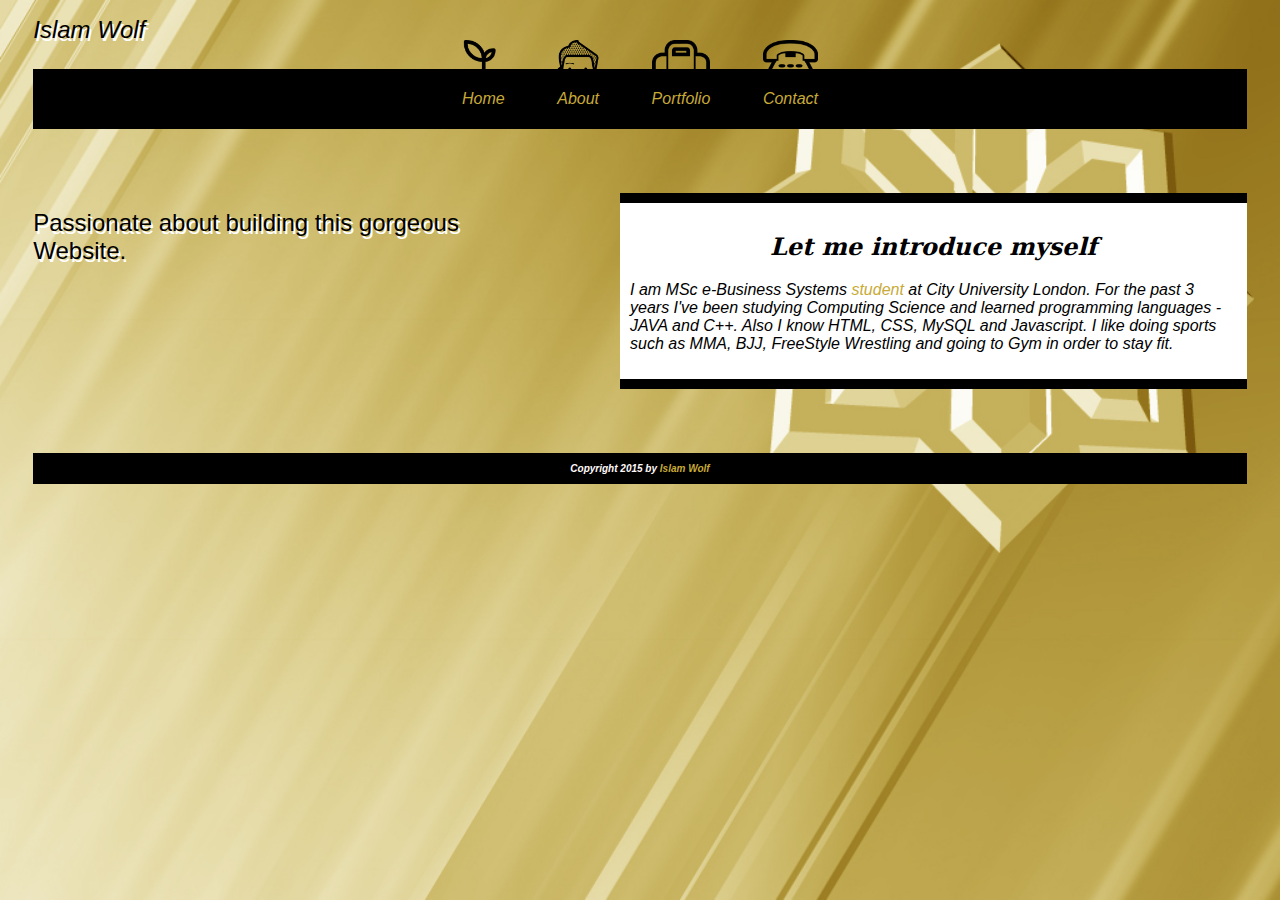
<file: index.html>
<!doctype html>
<html>

<head>
    <meta charset="UTF-8">
    <title>Islam Wolf - my portfolio</title>

    <link href="Styles.css" rel="stylesheet" type="text/css">
</head>

<body>
    <header>
        <h1><em>Islam Wolf</em></h1>
    </header>

    <nav>
        <p><a href="index.html" class="navHome">Home</a> <a href="about.html" class="navAbout">About</a> <a href="portfolio.html" class="navPort">Portfolio</a> <a href="contact.html" class="navContact">Contact</a>
        </p>
    </nav>

    <section class="selectionLeft">
        <h1>Passionate about building this gorgeous Website. </h1>
    </section>

    <section class="sectionRight">
        <h2>Let me introduce myself</h2>
        <p>I am MSc e-Business Systems <a href="about.html">student</a> at City University London.
          For the past 3 years I've been studying Computing Science and learned programming languages - JAVA and C++.
          Also I know HTML, CSS, MySQL and Javascript.
          I like doing sports such as MMA, BJJ, FreeStyle Wrestling and going to Gym in order to stay fit. </p>
    </section>

    <footer>Copyright 2015 by <a href="index.html">Islam Wolf</a>
    </footer>

</body>

</html>
</file>
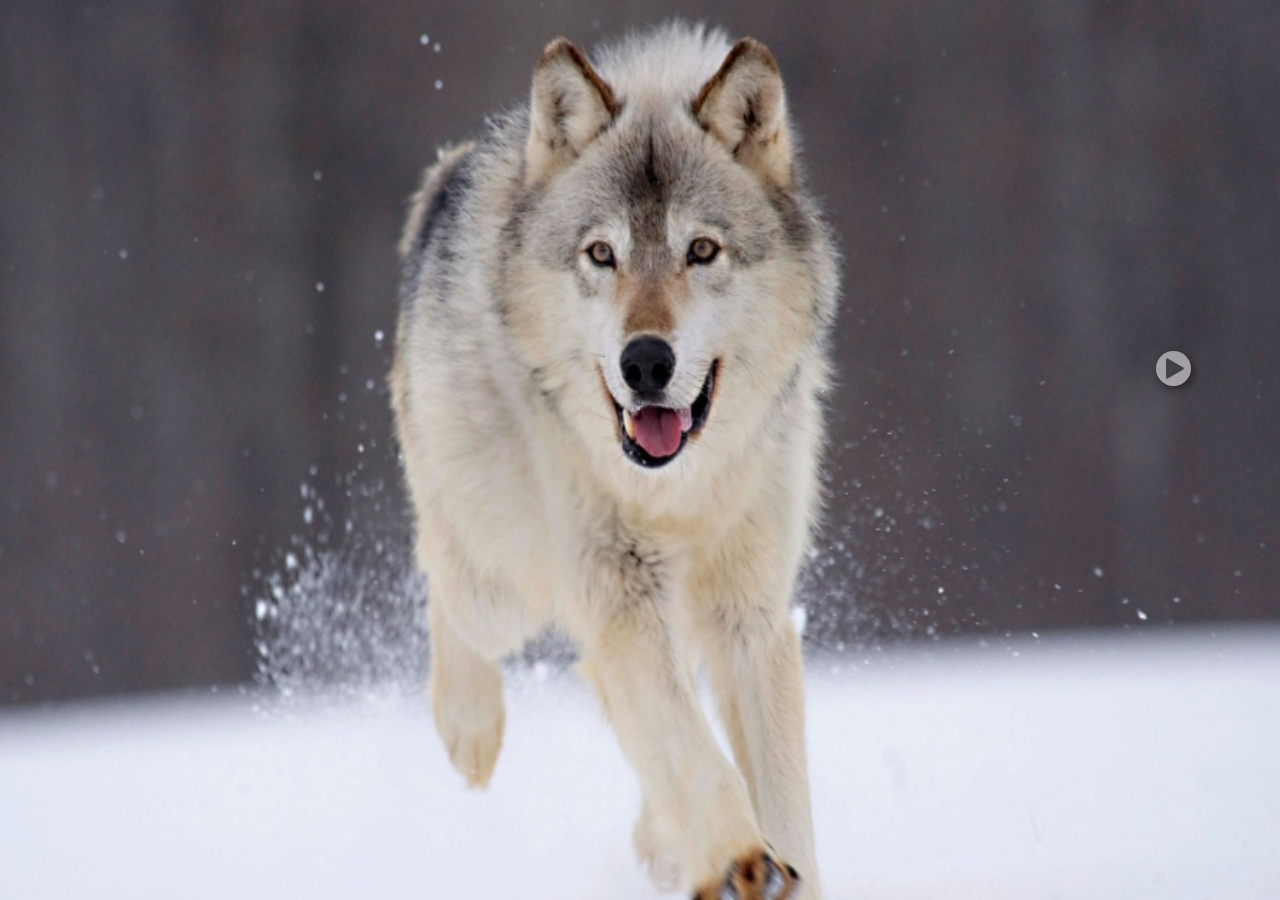
<file: edgeanimate_assets/index/Assets/index.html>
<!DOCTYPE html>
<html style="height:100%;">
<head>
	<meta http-equiv="Content-Type" content="text/html; charset=utf-8"/>
	<meta http-equiv="X-UA-Compatible" content="IE=Edge"/>
	<title>Untitled</title>
<!--Adobe Edge Runtime-->
    <meta http-equiv="X-UA-Compatible" content="IE=Edge">
    <script type="text/javascript" charset="utf-8" src="index_edgePreload.js"></script>
    <style>
        .edgeLoad-EDGE-1396734290 { visibility:hidden; }
    </style>
<!--Adobe Edge Runtime End-->

</head>
<body style="margin:0;padding:0;height:100%;">
	<div id="Stage" class="EDGE-1396734290">
	</div>
</body>
</html>
</file>
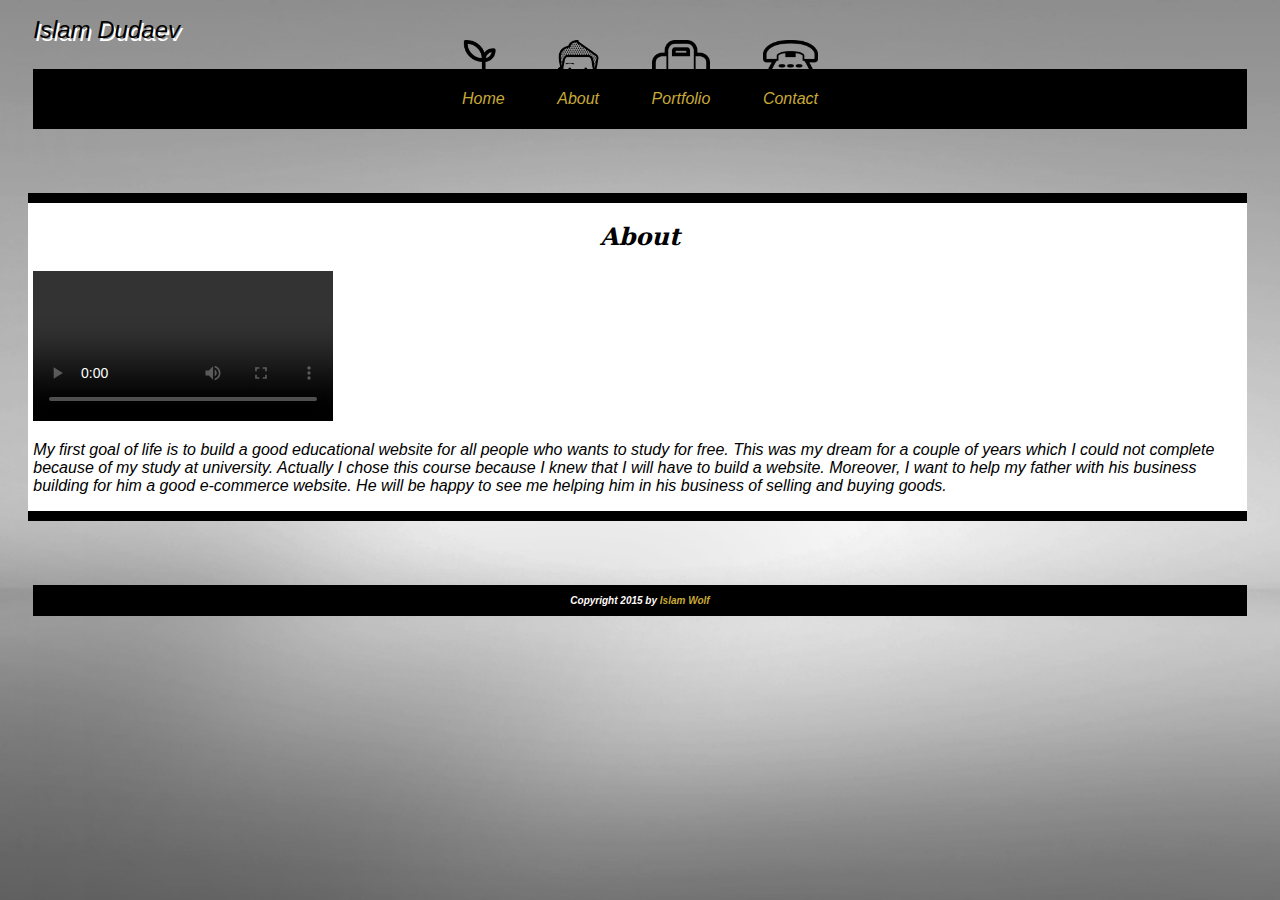
<file: about.html>
<!doctype html>
<html>

<head>
    <meta charset="UTF-8">
    <title>Islam Dudaev - my portfolio</title>

    <link href="Styles.css" rel="stylesheet" type="text/css">
    <style type="text/css">
        body {
	background-image: url(myImages/bkgdAbout.jpg);
	background-size: cover;
	background-attachment: fixed;
        }
    </style>
</head>

<body>
    <header>
        <h1><em>Islam Dudaev</em></h1>
    </header>

    <nav>
        <p><a href="index.html" class="navHome">Home</a> <a href="about.html" class="navAbout">About</a> <a href="portfolio.html" class="navPort">Portfolio</a> <a href="contact.html" class="navContact">Contact</a>
        </p>
    </nav>

    <section class="sectionFull">
        <h2>About</h2>
        <video controls></video>
<p>My first goal of life is to build a good educational website for all people who wants to study for free.
  This was my dream for a couple of years which I could not complete because of my study at university.
  Actually I chose this course because I knew that I will have to build a website.
  Moreover, I want to help my father with his business building for him a good e-commerce website.
  He will be happy to see me helping him in his business of selling and buying goods.</p>
    </section>

    <footer>Copyright 2015 by <a href="index.html">Islam Wolf</a>
    </footer>

</body>

</html>
</file>
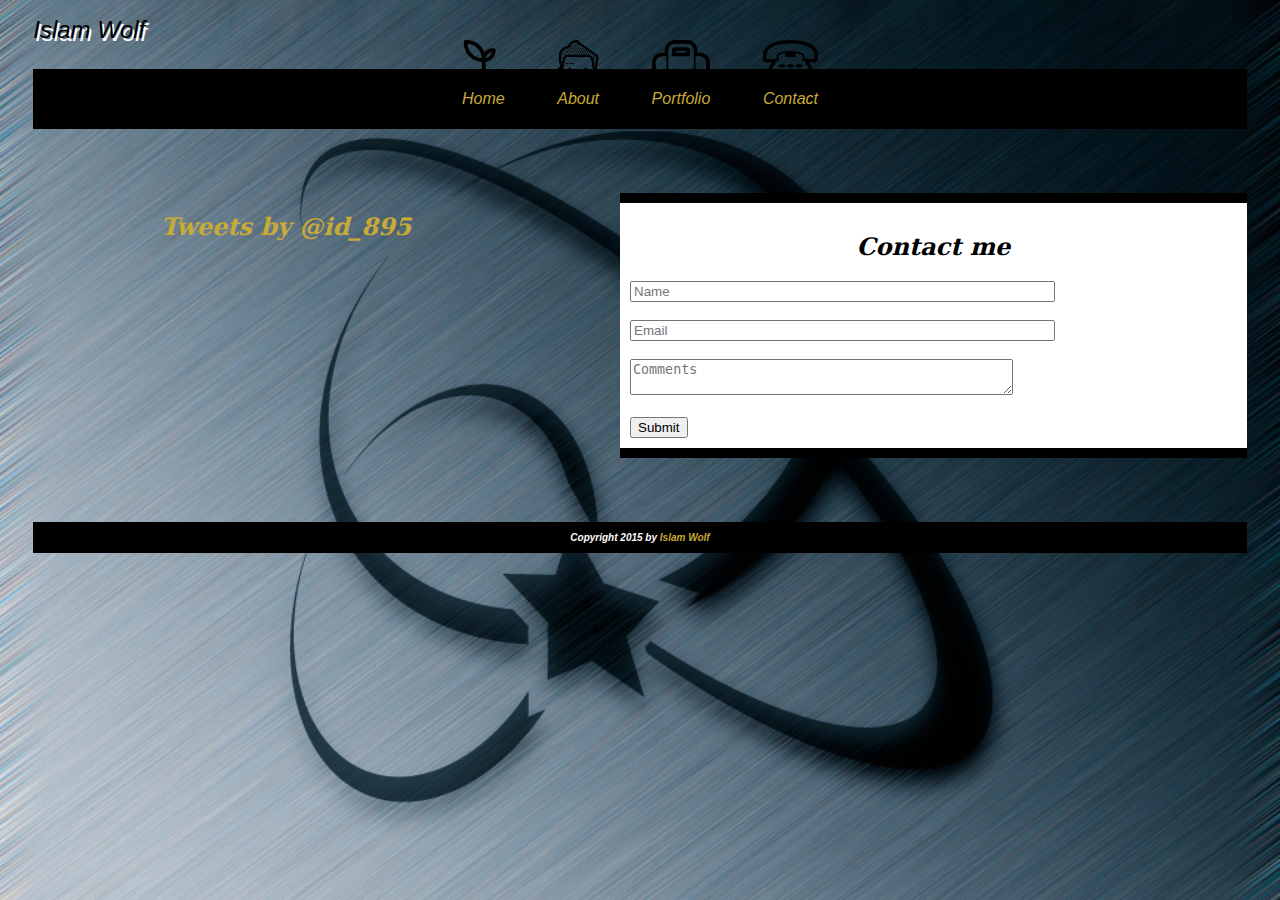
<file: contact.html>
<!doctype html>
<html>

<head>
    <meta charset="UTF-8">
    <title>Islam Wolf - my portfolio</title>

    <link href="Styles.css" rel="stylesheet" type="text/css">
    <style type="text/css">
        body {
	background-image: url(myImages/bkgdContact.jpg);
	background-size: cover;
	background-attachment: fixed;
        }
    </style>
</head>

<body>
    <header>
        <h1><em>Islam Wolf</em></h1>
    </header>

    <nav>
        <p><a href="index.html" class="navHome">Home</a> <a href="about.html" class="navAbout">About</a> <a href="portfolio.html" class="navPort">Portfolio</a> <a href="contact.html" class="navContact">Contact</a>
        </p>
    </nav>

    <section class="selectionLeft">
        <a class="twitter-timeline" href="https://twitter.com/id_895" data-widget-id="563431065172586496"><h2>Tweets by @id_895</h2></a>
        <script>
            ! function (d, s, id) {
                var js, fjs = d.getElementsByTagName(s)[0],
                    p = /^http:/.test(d.location) ? 'http' : 'https';
                if (!d.getElementById(id)) {
                    js = d.createElement(s);
                    js.id = id;
                    js.src = p + "://platform.twitter.com/widgets.js";
                    fjs.parentNode.insertBefore(js, fjs);
                }
            }(document, "script", "twitter-wjs");
        </script>
    </section>

    <section class="sectionRight">
        <h2>Contact me</h2>
        <form action="http://www.islamiclass.com/website/emailform.php" method="post" name="form1" id="form1">
            <label for="name"></label>
            <input name="name" type="text" required id="name" placeholder="Name" size="50">
            <br>
            <br>
            <label for="email"></label>
            <input name="email" type="email" required id="email" placeholder="Email" size="50">
            <br>
            <br>
            <label for="comments"></label>
            <textarea name="comments" cols="45" required id="comments" placeholder="Comments"></textarea>
            <br>
            <br>
            <input type="submit" name="submit" id="submit" value="Submit">

        </form>
    </section>

    <footer>Copyright 2015 by <a href="index.html">Islam Wolf</a>
    </footer>

</body>

</html>
</file>
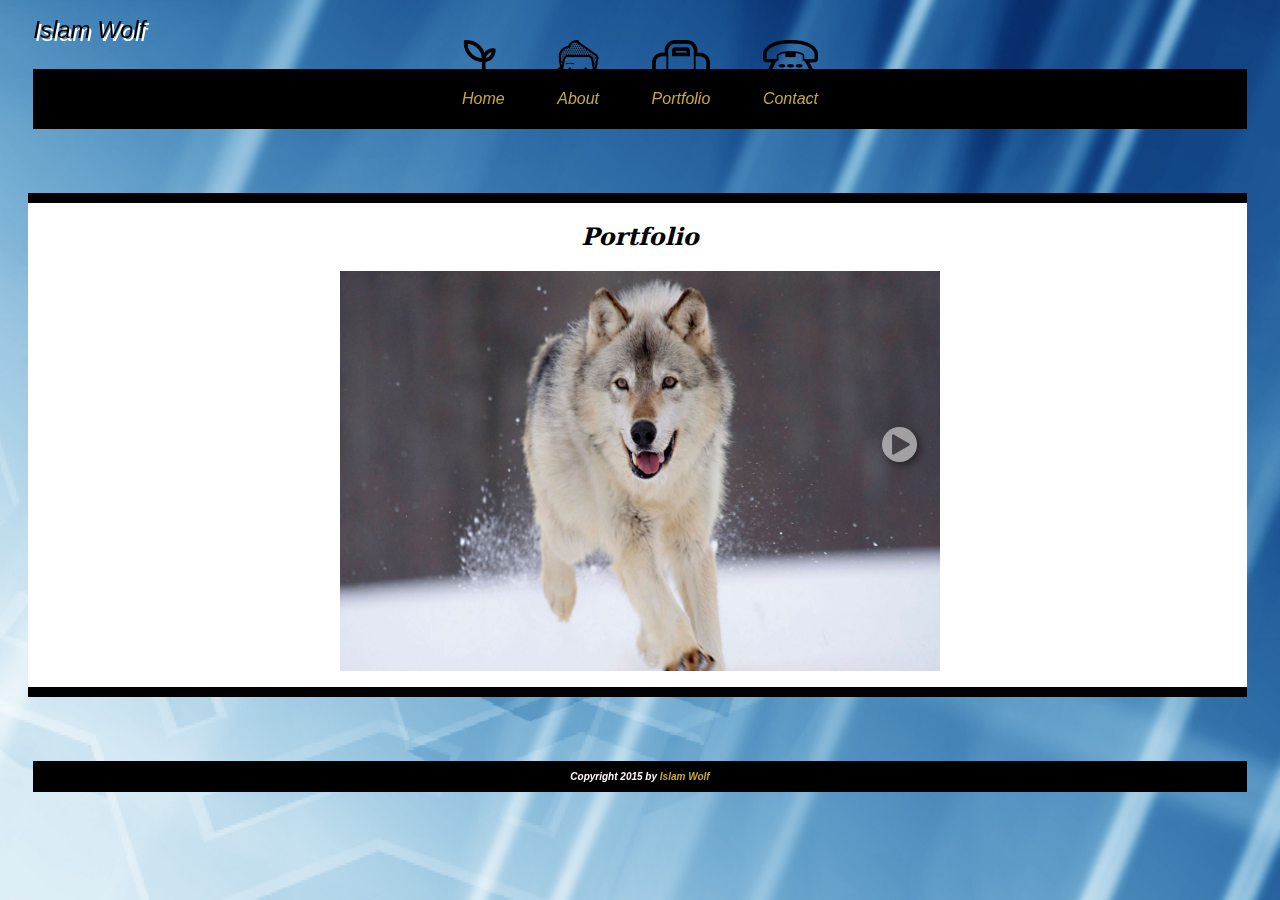
<file: portfolio.html>
<!doctype html>
<html>

<head>
    <meta charset="UTF-8">
    <title>Islam Wolf - my portfolio</title>

    <link href="Styles.css" rel="stylesheet" type="text/css">
    <style type="text/css">
        body {
	background-image: url(myImages/bkgdPort.jpg);
	background-size: cover;
	background-attachment: fixed;
        }
    </style>
</head>

<body>
    <header>
        <h1><em>Islam Wolf</em></h1>
    </header>

    <nav>
        <p><a href="index.html" class="navHome">Home</a> <a href="about.html" class="navAbout">About</a> <a href="portfolio.html" class="navPort">Portfolio</a> <a href="contact.html" class="navContact">Contact</a>
        </p>
    </nav>

    <section class="sectionFull">
        <h2>Portfolio </h2>
        <p>
            <object id="EdgeID" type="text/html" width="600" height="400" data-dw-widget="Edge" data="edgeanimate_assets/index/Assets/index.html">
            </object>
        </p>

    </section>

    <footer>Copyright 2015 by <a href="index.html">Islam Wolf</a>
    </footer>

</body>

</html>
</file>
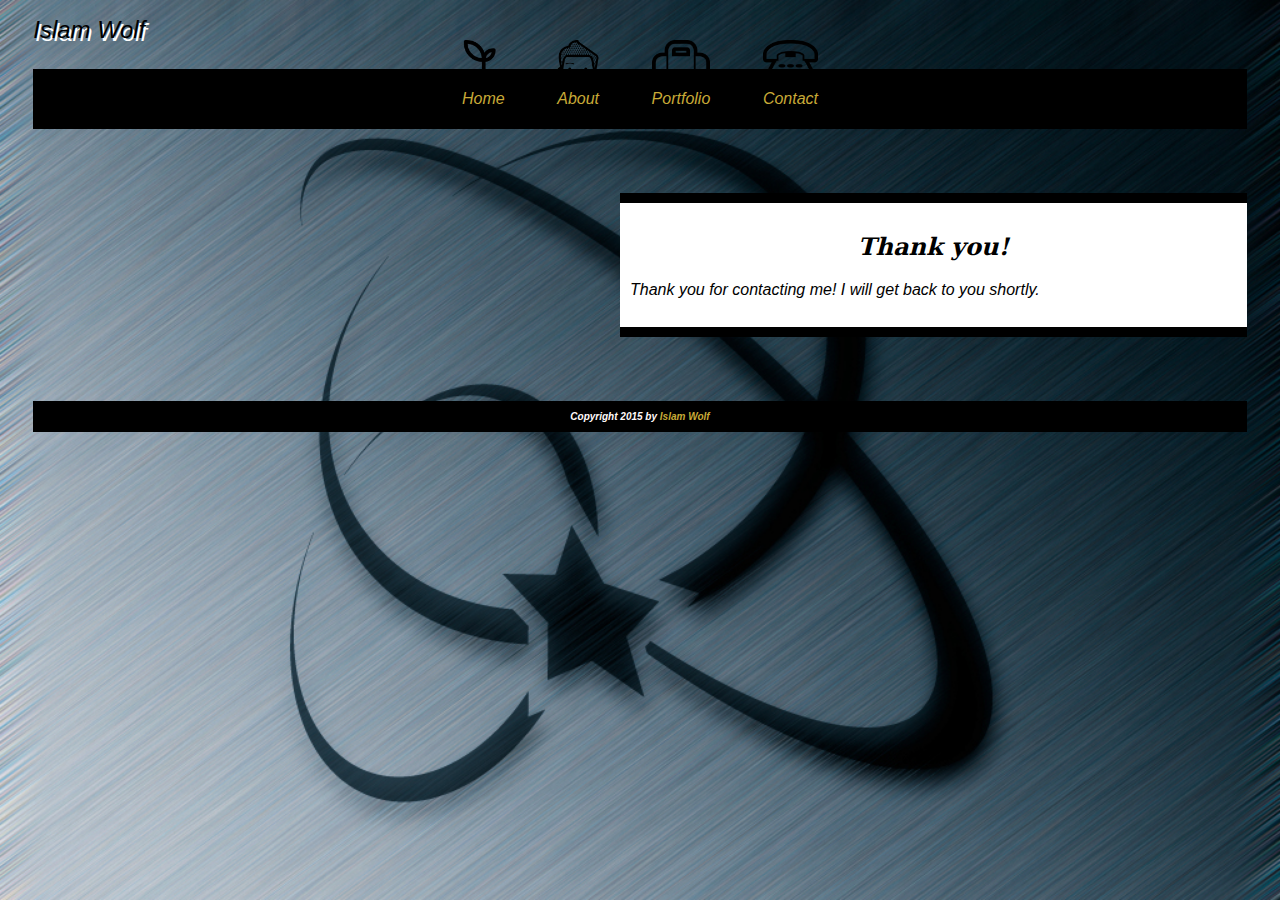
<file: thankyou.html>
<!doctype html>
<html>

<head>
    <meta charset="UTF-8">
    <title>Islam Wolf- my portfolio</title>

    <link href="Styles.css" rel="stylesheet" type="text/css">
    <style type="text/css">
        body {
	background-image: url(myImages/bkgdContact.jpg);
	background-size: cover;
	background-attachment: fixed;
        }
    </style>
</head>

<body>

    <header>
        <h1><em>Islam Wolf</em></h1>
    </header>

    <nav>
        <p><a href="index.html" class="navHome">Home</a> <a href="about.html" class="navAbout">About</a> <a href="portfolio.html" class="navPort">Portfolio</a> <a href="contact.html" class="navContact">Contact</a>
        </p>
    </nav>

    <section class="sectionRight">
        <h2>Thank you!</h2> Thank you for contacting me! I will get back to you shortly.
        <br>
        <br>
    </section>

    <footer>Copyright 2015 by <a href="index.html">Islam Wolf</a>
    </footer>

</body>

</html>
</file>
<file: Styles.css>
@charset "UTF-8";
h1 {
    font-family: Impact, Haettenschweiler, "Franklin Gothic Bold", "Arial Black", sans-serif;
    font-style: normal;
    font-weight: 400;
    font-size: 1.5em;
    text-shadow: 2px 3px #FFFFFF;
}

h2 {
    font-family: Constantia, "Lucida Bright", "DejaVu Serif", Georgia, serif;
    font-style: italic;
    font-weight: bold;
    text-align: center;
}

header {
    margin-left: 2%;
    margin-bottom: 2%;
}

body {
	font-family: Gotham, "Helvetica Neue", Helvetica, Arial, sans-serif;
	font-style: italic;
	font-weight: 200;
	background-image: url(myImages/bkgdHome.jpg);
	background-size: cover;
	background-attachment: fixed;
}

footer {
    background-color: #000000;
    color: #FFF9F9;
    font-weight: 600;
    font-size: x-small;
    text-align: center;
    clear: both;
    margin-right: 2%;
    margin-top: 5px;
    margin-bottom: 2.5px;
    padding-top: 10px;
    padding-left: 10px;
    padding-bottom: 10px;
    padding-right: 10px;
    margin-left: 2%;
}

nav {
    background-color: #000000;
    color: #FFFFFF;
    text-align: center;
    margin-right: 2%;
    padding-right: 5px;
    padding-bottom: 5px;
    padding-left: 5px;
    margin-left: 2%;
    margin-top: 2.5px;
    margin-bottom: 5%;
    padding-top: 5px;
}

.selectionLeft {
    width: 40%;
    margin-left: 2%;
    margin-right: 2%;
    float: left;
}

.sectionRight {
    width: 48%;
    margin-left: 2%;
    margin-right: 2%;
    float: right;
    background-color: #FFFFFF;
    border-top: 10px solid #000000;
    border-bottom: 10px solid #000000;
    margin-bottom: 5%;
    padding-left: 10px;
    padding-top: 10px;
    padding-right: 10px;
    padding-bottom: 10px;
}

.sectionFull {
    width: 96%;
    margin-left: 2%;
    margin-right: 2%;
    float: right;
    background-color: #FFFFFF;
    border-top: 10px solid #000000;
    border-bottom: 10px solid #000000;
    margin-bottom: 5%;
    padding-left: 5px;
}

a {
    color: #C8AA37;
    text-decoration: none;
}

.navHome {
    margin-left: 2%;
    margin-right: 2%;
    padding-top: 70px;
    background-image: url(myImages/navHome.png);
    background-size: contain;
    background-repeat: no-repeat;
    background-position: 0% 20px;
    -webkit-transition: all .5s ease 0s;
    -o-transition: all .5s ease 0s;
    transition: all .5s ease 0s;
}

.navAbout {
    margin-left: 2%;
    margin-right: 2%;
    padding-top: 70px;
    background-image: url(myImages/navAbout.png);
    background-size: contain;
    background-repeat: no-repeat;
    background-position: 0% 20px;
    -webkit-transition: all .5s ease 0s;
    -o-transition: all .5s ease 0s;
    transition: all .5s ease 0s;
}

.navPort {
    margin-left: 2%;
    margin-right: 2%;
    padding-top: 70px;
    background-image: url(myImages/navPort.png);
    background-size: contain;
    background-repeat: no-repeat;
    background-position: 0% 20px;
    -webkit-transition: all .5s ease 0s;
    -o-transition: all .5s ease 0s;
    transition: all .5s ease 0s;
}

.navContact {
    margin-left: 2%;
    margin-right: 2%;
    padding-top: 70px;
    background-image: url(myImages/navContact.png);
    background-size: contain;
    background-repeat: no-repeat;
    background-position: 0% 20px;
    -webkit-transition: all .5s ease 0s;
    -o-transition: all .5s ease 0s;
    transition: all .5s ease 0s;
}

.navHome:hover,
.navAbout:hover,
.navPort:hover,
.navContact:hover {
    background-position: 0px 0px;
    color: #FFFFFF;
}

#EdgeID {
    display: block;
    margin-left: auto;
    margin-right: auto;
}

@media screen and (max-width: 600px) {
    h1 {
        font-family: Impact, Haettenschweiler, "Franklin Gothic Bold", "Arial Black", sans-serif;
        font-style: normal;
        font-weight: 400;
        font-size: 1.1em;
        text-shadow: 2px 3px #FFFFFF;
    }
    h2 {
        font-family: Constantia, "Lucida Bright", "DejaVu Serif", Georgia, serif;
        font-style: italic;
        font-weight: bold;
        font-size: 1.2em;
    }
    header {
        margin-left: 2%;
        margin-bottom: 5%;
    }
    #EdgeID {
        width: 400px;
        height: 280px;
        margin-left: auto;
        margin-right: auto;
        display: block;
    }
}

@media screen and (max-width: 530px) {
    nav {
        background-color: #000000;
        color: #FFFFFF;
        text-align: center;
        margin-right: 2%;
        padding-right: 0.5px;
        padding-bottom: 0.5px;
        padding-left: 0.5px;
        margin-left: 2%;
        margin-top: 2.5px;
        margin-bottom: 1%;
        padding-top: 0.5px;
        font-size: small;
    }
    .selectionLeft {
        width: 90%;
        margin-left: 5%;
        margin-right: 5%;
        float: left;
    }
    .sectionRight {
        width: 86%;
        margin-left: 5%;
        margin-right: 5%;
        float: right;
        background-color: #FFFFFF;
        border-top: 10px solid #000000;
        border-bottom: 10px solid #000000;
        margin-bottom: 5%;
        padding-left: 10px;
        padding-top: 10px;
        padding-right: 10px;
        padding-bottom: 10px;
        font-size: small;
    }
}
</file>
